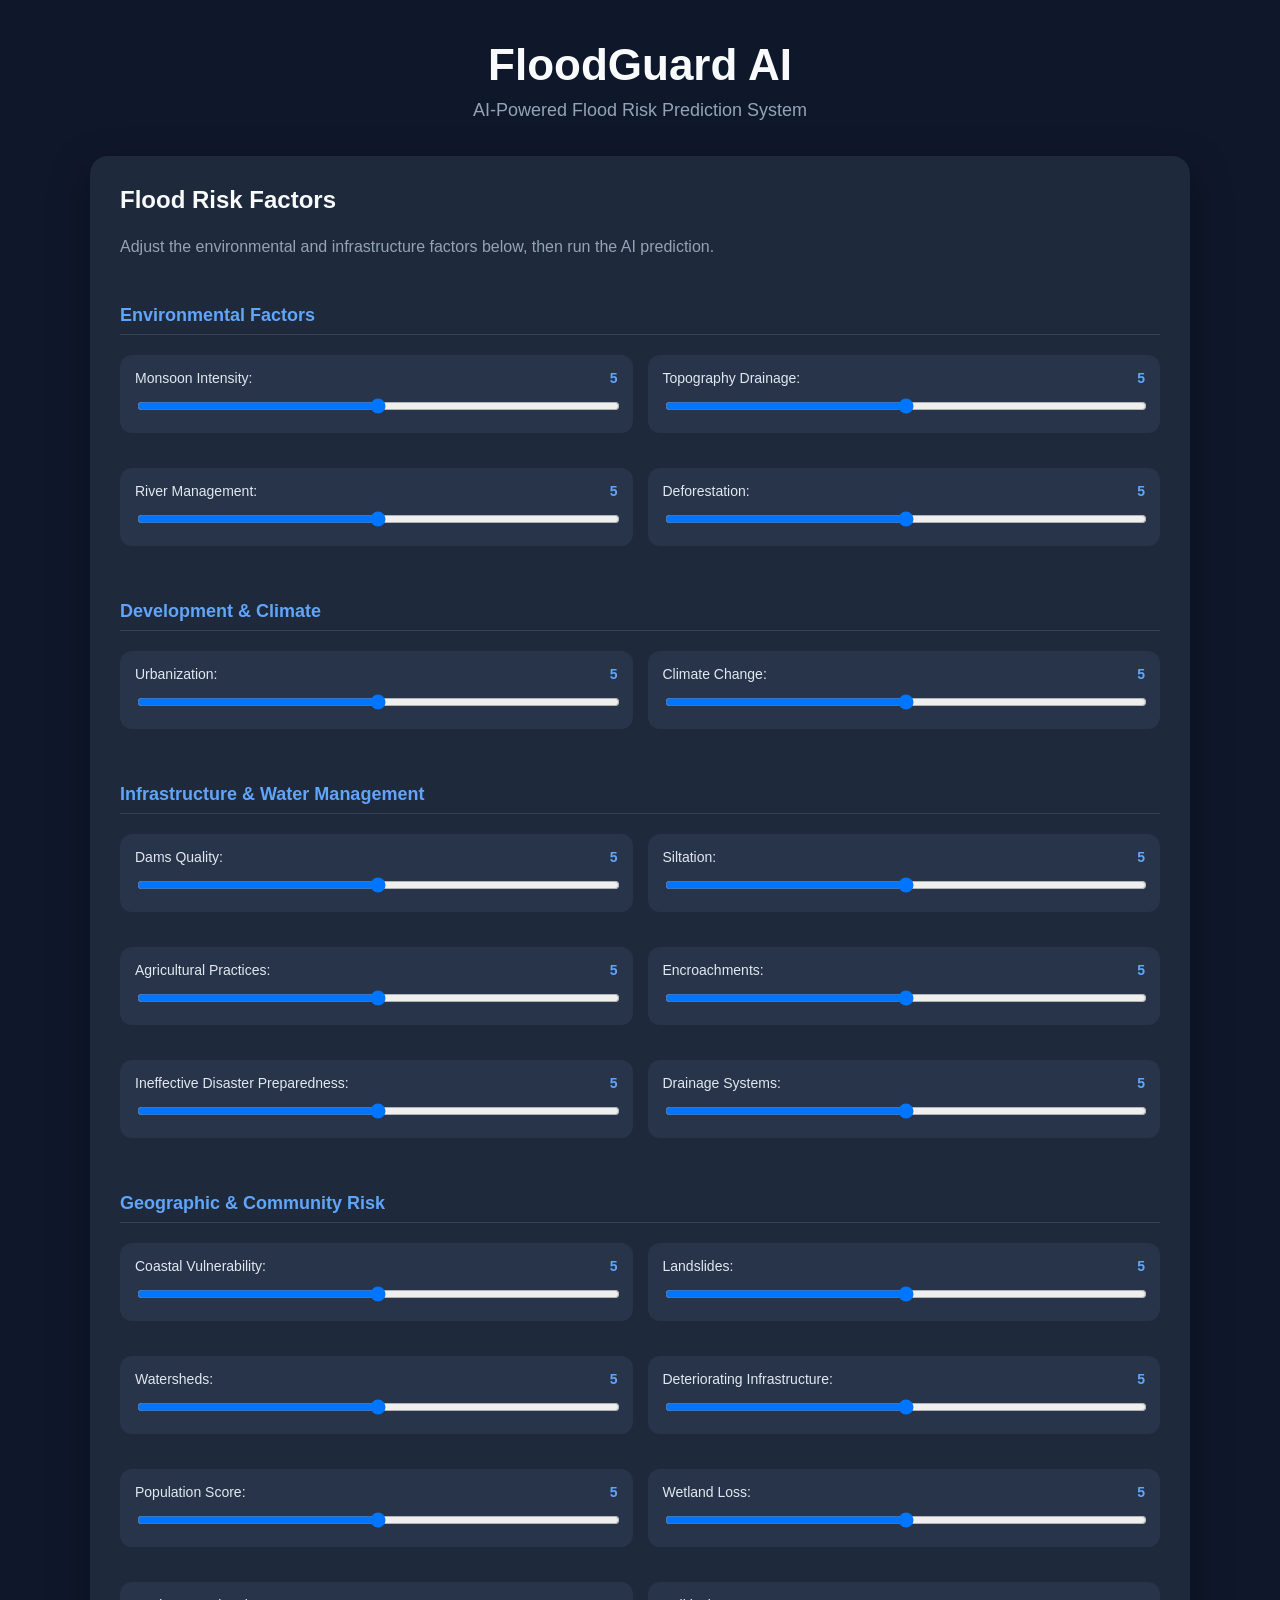
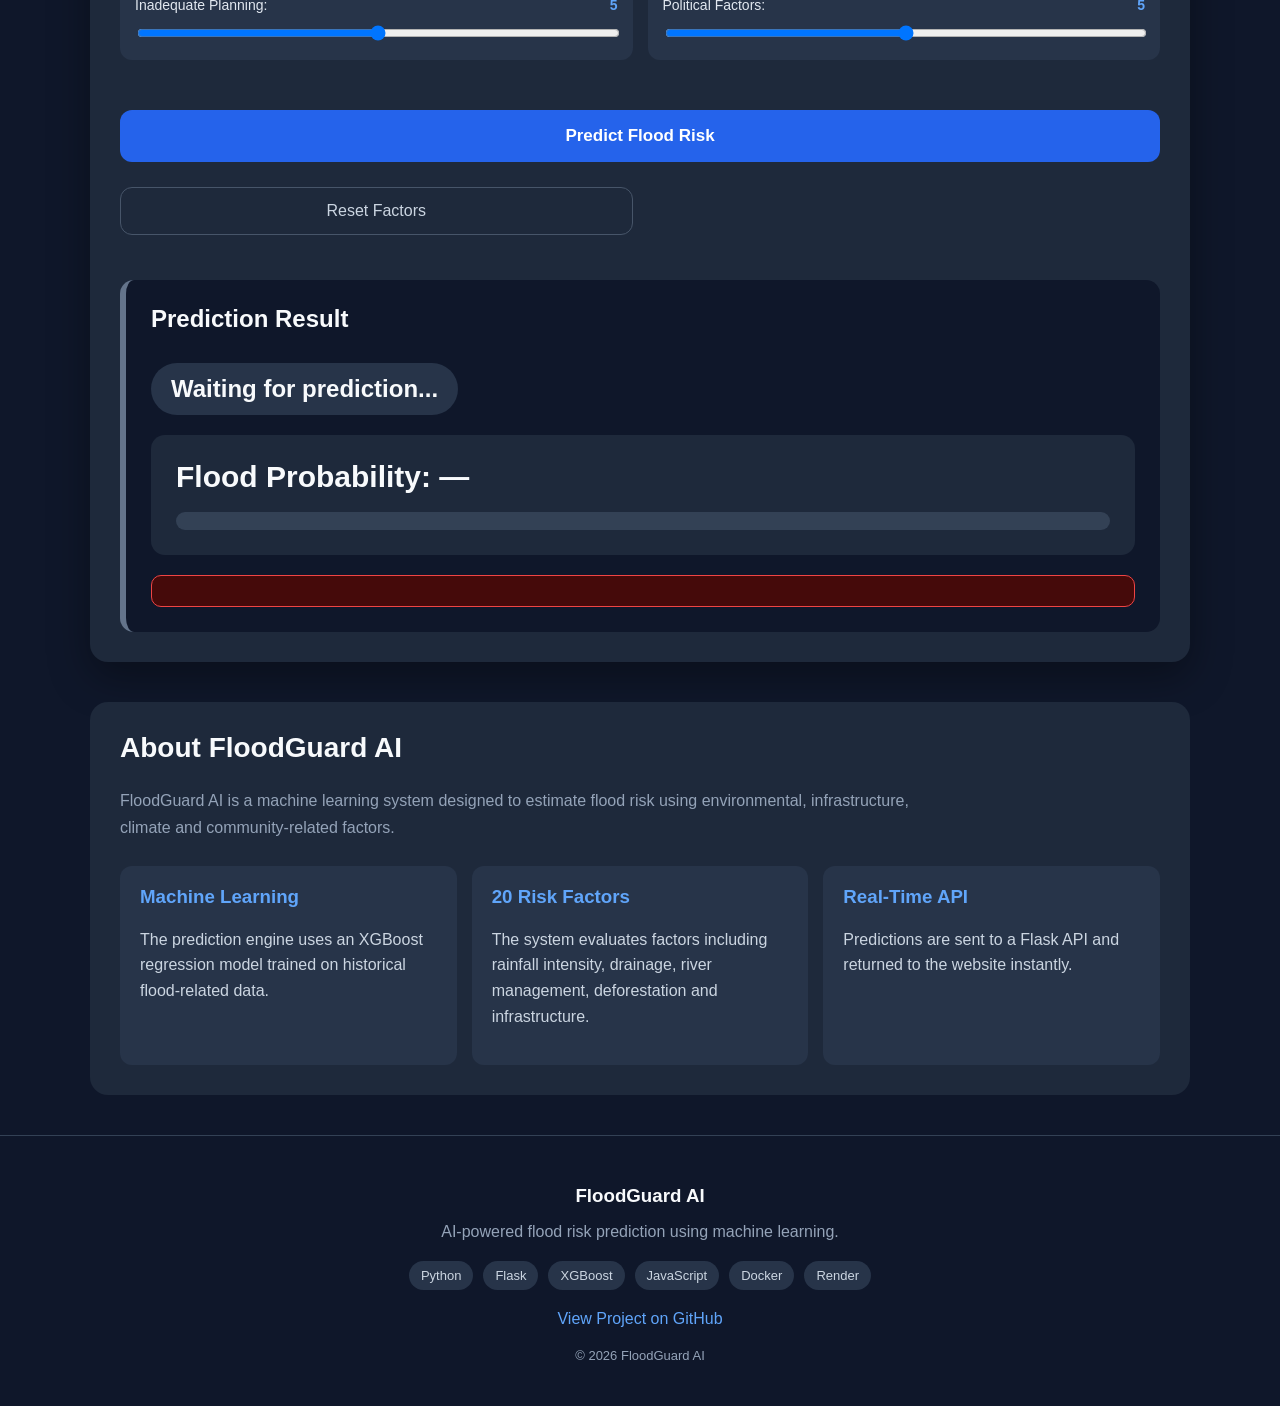
<file: frontend/index.html>
<!DOCTYPE html>
<html lang="en">

<head>
    <meta charset="UTF-8">
    <meta name="viewport" content="width=device-width, initial-scale=1.0">

    <title>FloodGuard AI</title>

    <link rel="stylesheet" href="style.css">
</head>

<body>

    <div class="container">

        <div class="header">
            <h1>FloodGuard AI</h1>
            <p>AI-Powered Flood Risk Prediction System</p>
        </div>


        <div class="card">

            <h2>Flood Risk Factors</h2>
            <p class="section-description">
    Adjust the environmental and infrastructure factors below,
    then run the AI prediction.
</p>

<h3 class="factor-section"> Environmental Factors</h3>


            <div class="input-group">
                <label>Monsoon Intensity: <span>5</span></label>
                <input type="range" min="0" max="10" value="5">
            </div>

            <div class="input-group">
                <label>Topography Drainage: <span>5</span></label>
                <input type="range" min="0" max="10" value="5">
            </div>

            <div class="input-group">
                <label>River Management: <span>5</span></label>
                <input type="range" min="0" max="10" value="5">
            </div>

            <div class="input-group">
                <label>Deforestation: <span>5</span></label>
                <input type="range" min="0" max="10" value="5">
            </div>
            <h3 class="factor-section"> Development & Climate</h3>

            <div class="input-group">
                <label>Urbanization: <span>5</span></label>
                <input type="range" min="0" max="10" value="5">
            </div>

            <div class="input-group">
                <label>Climate Change: <span>5</span></label>
                <input type="range" min="0" max="10" value="5">
            </div>
            <h3 class="factor-section"> Infrastructure & Water Management</h3>

            <div class="input-group">
                <label>Dams Quality: <span>5</span></label>
                <input type="range" min="0" max="10" value="5">
            </div>

            <div class="input-group">
                <label>Siltation: <span>5</span></label>
                <input type="range" min="0" max="10" value="5">
            </div>

            <div class="input-group">
                <label>Agricultural Practices: <span>5</span></label>
                <input type="range" min="0" max="10" value="5">
            </div>

            <div class="input-group">
                <label>Encroachments: <span>5</span></label>
                <input type="range" min="0" max="10" value="5">
            </div>

            <div class="input-group">
                <label>Ineffective Disaster Preparedness: <span>5</span></label>
                <input type="range" min="0" max="10" value="5">
            </div>

            <div class="input-group">
                <label>Drainage Systems: <span>5</span></label>
                <input type="range" min="0" max="10" value="5">
            </div>
            <h3 class="factor-section"> Geographic & Community Risk</h3>

            <div class="input-group">
                <label>Coastal Vulnerability: <span>5</span></label>
                <input type="range" min="0" max="10" value="5">
            </div>

            <div class="input-group">
                <label>Landslides: <span>5</span></label>
                <input type="range" min="0" max="10" value="5">
            </div>

            <div class="input-group">
                <label>Watersheds: <span>5</span></label>
                <input type="range" min="0" max="10" value="5">
            </div>

            <div class="input-group">
                <label>Deteriorating Infrastructure: <span>5</span></label>
                <input type="range" min="0" max="10" value="5">
            </div>

            <div class="input-group">
                <label>Population Score: <span>5</span></label>
                <input type="range" min="0" max="10" value="5">
            </div>

            <div class="input-group">
                <label>Wetland Loss: <span>5</span></label>
                <input type="range" min="0" max="10" value="5">
            </div>

            <div class="input-group">
                <label>Inadequate Planning: <span>5</span></label>
                <input type="range" min="0" max="10" value="5">
            </div>

            <div class="input-group">
                <label>Political Factors: <span>5</span></label>
                <input type="range" min="0" max="10" value="5">
            </div>


            <button class="predict-button">
                Predict Flood Risk
            </button>


            <button class="reset-button" type="button">
                Reset Factors
            </button>


            <div id="result" class="result-card">

                <h2>Prediction Result</h2>

                <div class="risk-badge">
                    <span id="risk-level">
                        Waiting for prediction...
                    </span>
                </div>

                <div class="probability-box">

    <div id="probability">
        Flood Probability: —
    </div>

    <div class="meter">
        <div id="meter-fill"></div>
    </div>

</div>

                <p id="recommendation"></p>

                <div id="emergency-message"></div>

            </div>

        </div>
        <section class="about-section">

    <h2>About FloodGuard AI</h2>

    <p>
        FloodGuard AI is a machine learning system designed to estimate
        flood risk using environmental, infrastructure, climate and
        community-related factors.
    </p>

    <div class="about-grid">

        <div class="about-card">
            <h3> Machine Learning</h3>
            <p>
                The prediction engine uses an XGBoost regression model
                trained on historical flood-related data.
            </p>
        </div>

        <div class="about-card">
            <h3>20 Risk Factors</h3>
            <p>
                The system evaluates factors including rainfall intensity,
                drainage, river management, deforestation and infrastructure.
            </p>
        </div>

        <div class="about-card">
            <h3> Real-Time API</h3>
            <p>
                Predictions are sent to a Flask API and returned to the
                website instantly.
            </p>
        </div>

    </div>

</section>

    </div>
    <footer class="footer">

    <h3>FloodGuard AI</h3>

    <p>
        AI-powered flood risk prediction using machine learning.
    </p>

    <div class="tech-stack">

        <span>Python</span>
        <span>Flask</span>
        <span>XGBoost</span>
        <span>JavaScript</span>
        <span>Docker</span>
        <span>Render</span>

    </div>

    <a
        href="https://github.com/Brandon-12437/flood_prediction"
        target="_blank"
    >
        View Project on GitHub
    </a>

    <p class="copyright">
        © 2026 FloodGuard AI
    </p>

</footer>


    <script src="script.js"></script>

</body>

</html>
</file>
<file: frontend/style.css>
* {
    box-sizing: border-box;
}

body {
    margin: 0;
    font-family: Arial, sans-serif;
    background: #0f172a;
    color: #f8fafc;
}

.container {
    width: 92%;
    max-width: 1100px;
    margin: 40px auto;
}


/* Header */

.header {
    text-align: center;
    margin-bottom: 35px;
}

.header h1 {
    font-size: 44px;
    margin: 0 0 10px;
}

.header p {
    color: #94a3b8;
    font-size: 18px;
    margin: 0;
}


/* Main card */

.card {
    background: #1e293b;
    padding: 30px;
    border-radius: 18px;
    box-shadow: 0 15px 40px rgba(0, 0, 0, 0.35);
}

.card h2 {
    margin-top: 0;
}


/* Slider grid */

.card {
    display: block;
}

.input-group {
    margin-bottom: 20px;
    padding: 15px;
    background: #273449;
    border-radius: 12px;
}

.input-group label {
    display: flex;
    justify-content: space-between;
    gap: 15px;
    margin-bottom: 10px;
    font-size: 14px;
    color: #e2e8f0;
}

.input-group label span {
    font-weight: bold;
    color: #60a5fa;
    min-width: 25px;
    text-align: right;
}

.input-group input[type="range"] {
    width: 100%;
    cursor: pointer;
}


/* Button */

.predict-button {
    width: 100%;
    padding: 16px;
    margin-top: 15px;
    border: none;
    border-radius: 12px;
    background: #2563eb;
    color: white;
    font-size: 17px;
    font-weight: bold;
    cursor: pointer;
    transition: 0.2s;
}

.predict-button:hover {
    background: #1d4ed8;
    transform: translateY(-1px);
}

.predict-button:disabled {
    opacity: 0.7;
    cursor: wait;
}


/* Result */

.result-card {
    margin-top: 30px;
    padding: 25px;
    border-radius: 14px;
    background: #0f172a;
    border-left: 6px solid #64748b;
}

.result-card h2 {
    margin-bottom: 20px;
}

#risk-level {
    font-size: 28px;
    font-weight: bold;
}

#probability {
    font-size: 20px;
}

#recommendation {
    font-size: 17px;
    color: #cbd5e1;
}


/* Emergency warning */

#emergency-message {
    margin-top: 20px;
    padding: 15px;
    border-radius: 10px;
    background: #450a0a;
    color: #fecaca;
    font-weight: bold;
    border: 1px solid #ef4444;
}


/* Desktop layout */

@media (min-width: 800px) {

    .card {
        display: grid;
        grid-template-columns: 1fr 1fr;
        gap: 15px;
    }

    .card h2 {
        grid-column: 1 / -1;
    }

    .predict-button {
        grid-column: 1 / -1;
    }

    .result-card {
        grid-column: 1 / -1;
    }
}


/* Mobile */

@media (max-width: 799px) {

    .container {
        width: 95%;
        margin: 25px auto;
    }

    .card {
        padding: 20px;
    }

    .header h1 {
        font-size: 34px;
    }

    #risk-level {
        font-size: 24px;
    }
}
/* Risk badge */

.risk-badge {
    display: inline-block;
    margin: 10px 0 20px;
    padding: 12px 20px;
    border-radius: 30px;
    background: #273449;
}

#risk-level {
    font-size: 24px;
    font-weight: bold;
}


/* Probability */

.probability-box {
    padding: 25px;
    margin-bottom: 20px;
    border-radius: 14px;
    background: #1e293b;
}

#probability {
    font-size: 30px;
    font-weight: bold;
}


/* Reset button */

.reset-button {
    width: 100%;
    padding: 14px;
    margin-top: 10px;
    border: 1px solid #475569;
    border-radius: 12px;
    background: transparent;
    color: #cbd5e1;
    font-size: 16px;
    cursor: pointer;
}

.reset-button:hover {
    background: #273449;
}
/* Probability meter */

.meter {
    width: 100%;
    height: 18px;
    margin-top: 18px;
    background: #334155;
    border-radius: 20px;
    overflow: hidden;
}

#meter-fill {
    width: 0%;
    height: 100%;
    border-radius: 20px;
    background: #22c55e;
    transition: width 0.8s ease;
}
/* Section headings */

.section-description {
    grid-column: 1 / -1;
    margin-top: -15px;
    margin-bottom: 10px;
    color: #94a3b8;
    line-height: 1.6;
}

.factor-section {
    grid-column: 1 / -1;
    margin-top: 20px;
    margin-bottom: 5px;
    padding-bottom: 8px;
    border-bottom: 1px solid #334155;
    color: #60a5fa;
    font-size: 18px;
}
/* About section */

.about-section {
    margin-top: 40px;
    padding: 30px;
    background: #1e293b;
    border-radius: 18px;
}

.about-section > h2 {
    margin-top: 0;
    font-size: 28px;
}

.about-section > p {
    color: #94a3b8;
    line-height: 1.7;
    max-width: 800px;
}

.about-grid {
    display: grid;
    grid-template-columns: repeat(3, 1fr);
    gap: 15px;
    margin-top: 25px;
}

.about-card {
    padding: 20px;
    background: #273449;
    border-radius: 12px;
}

.about-card h3 {
    margin-top: 0;
    color: #60a5fa;
}

.about-card p {
    color: #cbd5e1;
    line-height: 1.6;
}


/* Mobile */

@media (max-width: 799px) {

    .about-grid {
        grid-template-columns: 1fr;
    }

}
/* Footer */

.footer {
    margin-top: 40px;
    padding: 30px;
    text-align: center;
    border-top: 1px solid #334155;
    color: #94a3b8;
}

.footer h3 {
    margin-bottom: 10px;
    color: #f8fafc;
}

.tech-stack {
    display: flex;
    justify-content: center;
    flex-wrap: wrap;
    gap: 10px;
    margin: 20px 0;
}

.tech-stack span {
    padding: 7px 12px;
    border-radius: 20px;
    background: #273449;
    color: #cbd5e1;
    font-size: 13px;
}

.footer a {
    color: #60a5fa;
    text-decoration: none;
}

.footer a:hover {
    text-decoration: underline;
}

.copyright {
    margin-top: 20px;
    font-size: 13px;
}
</file>
